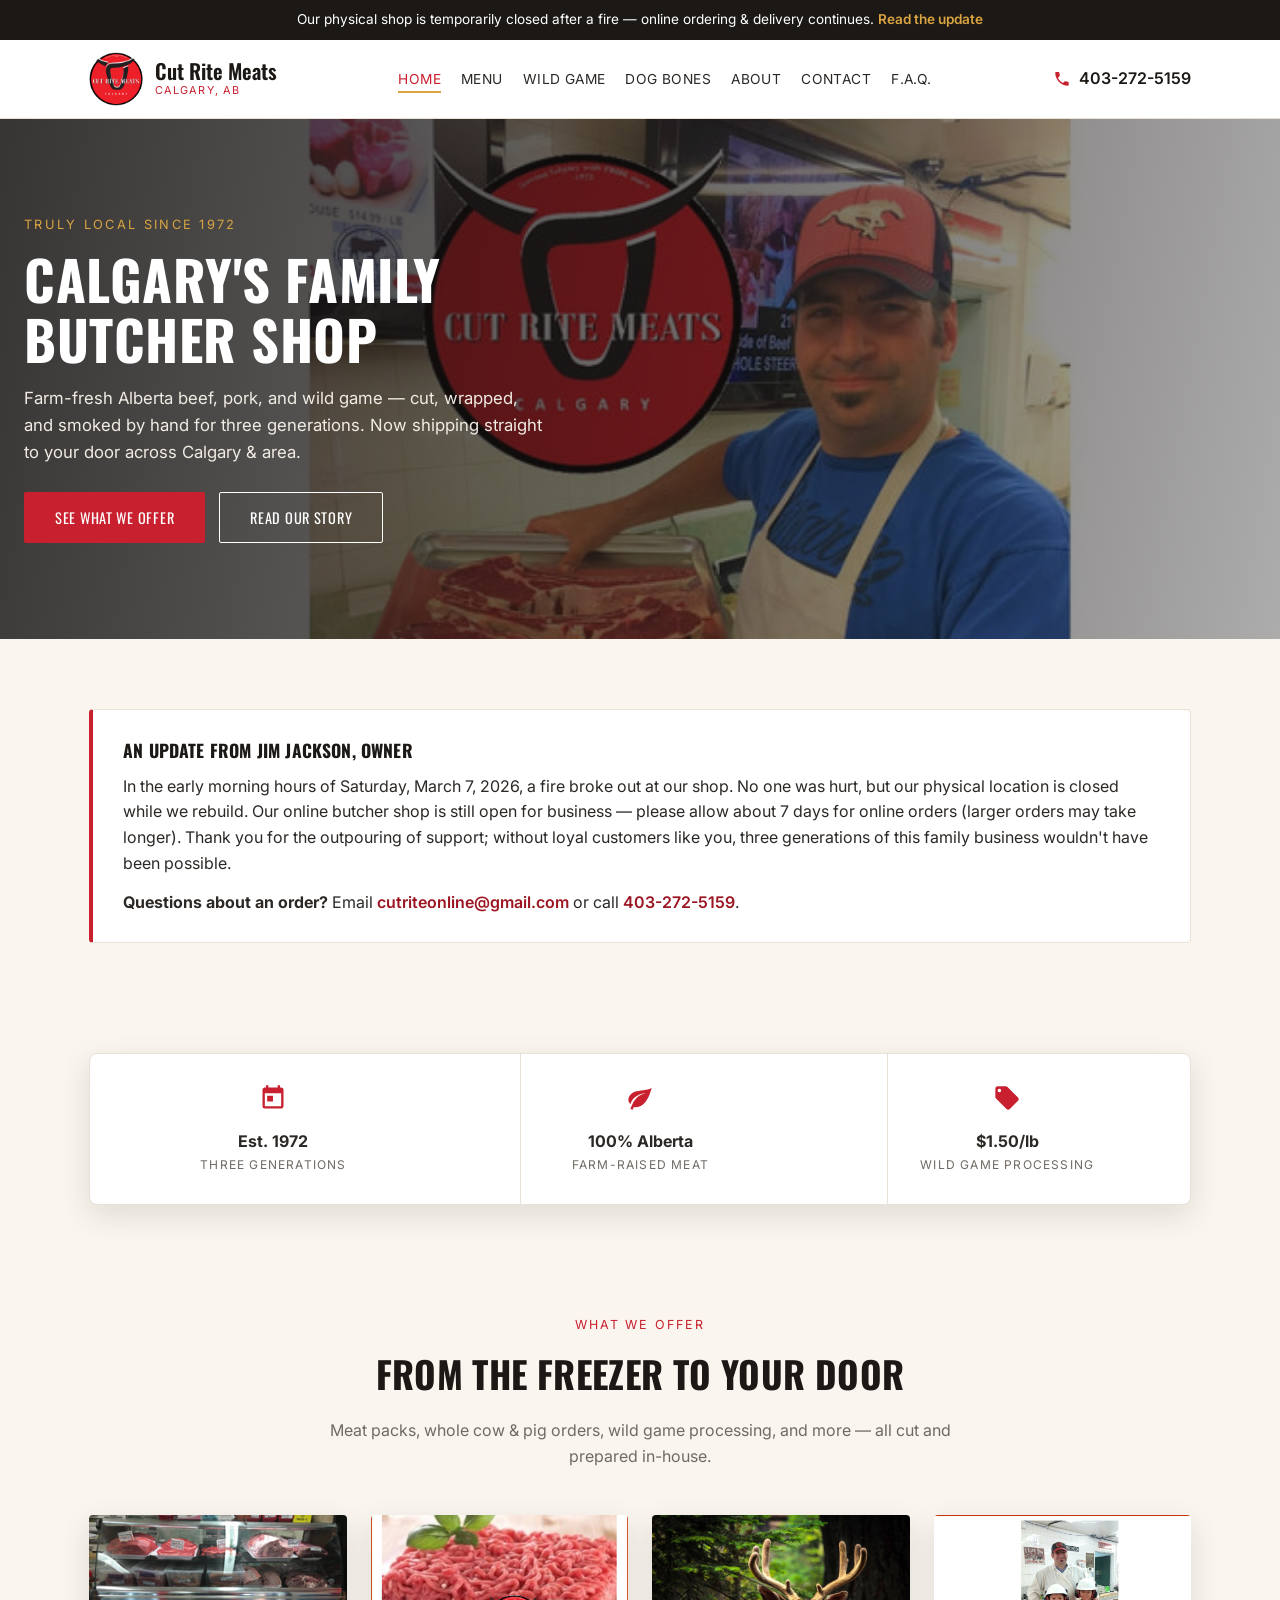
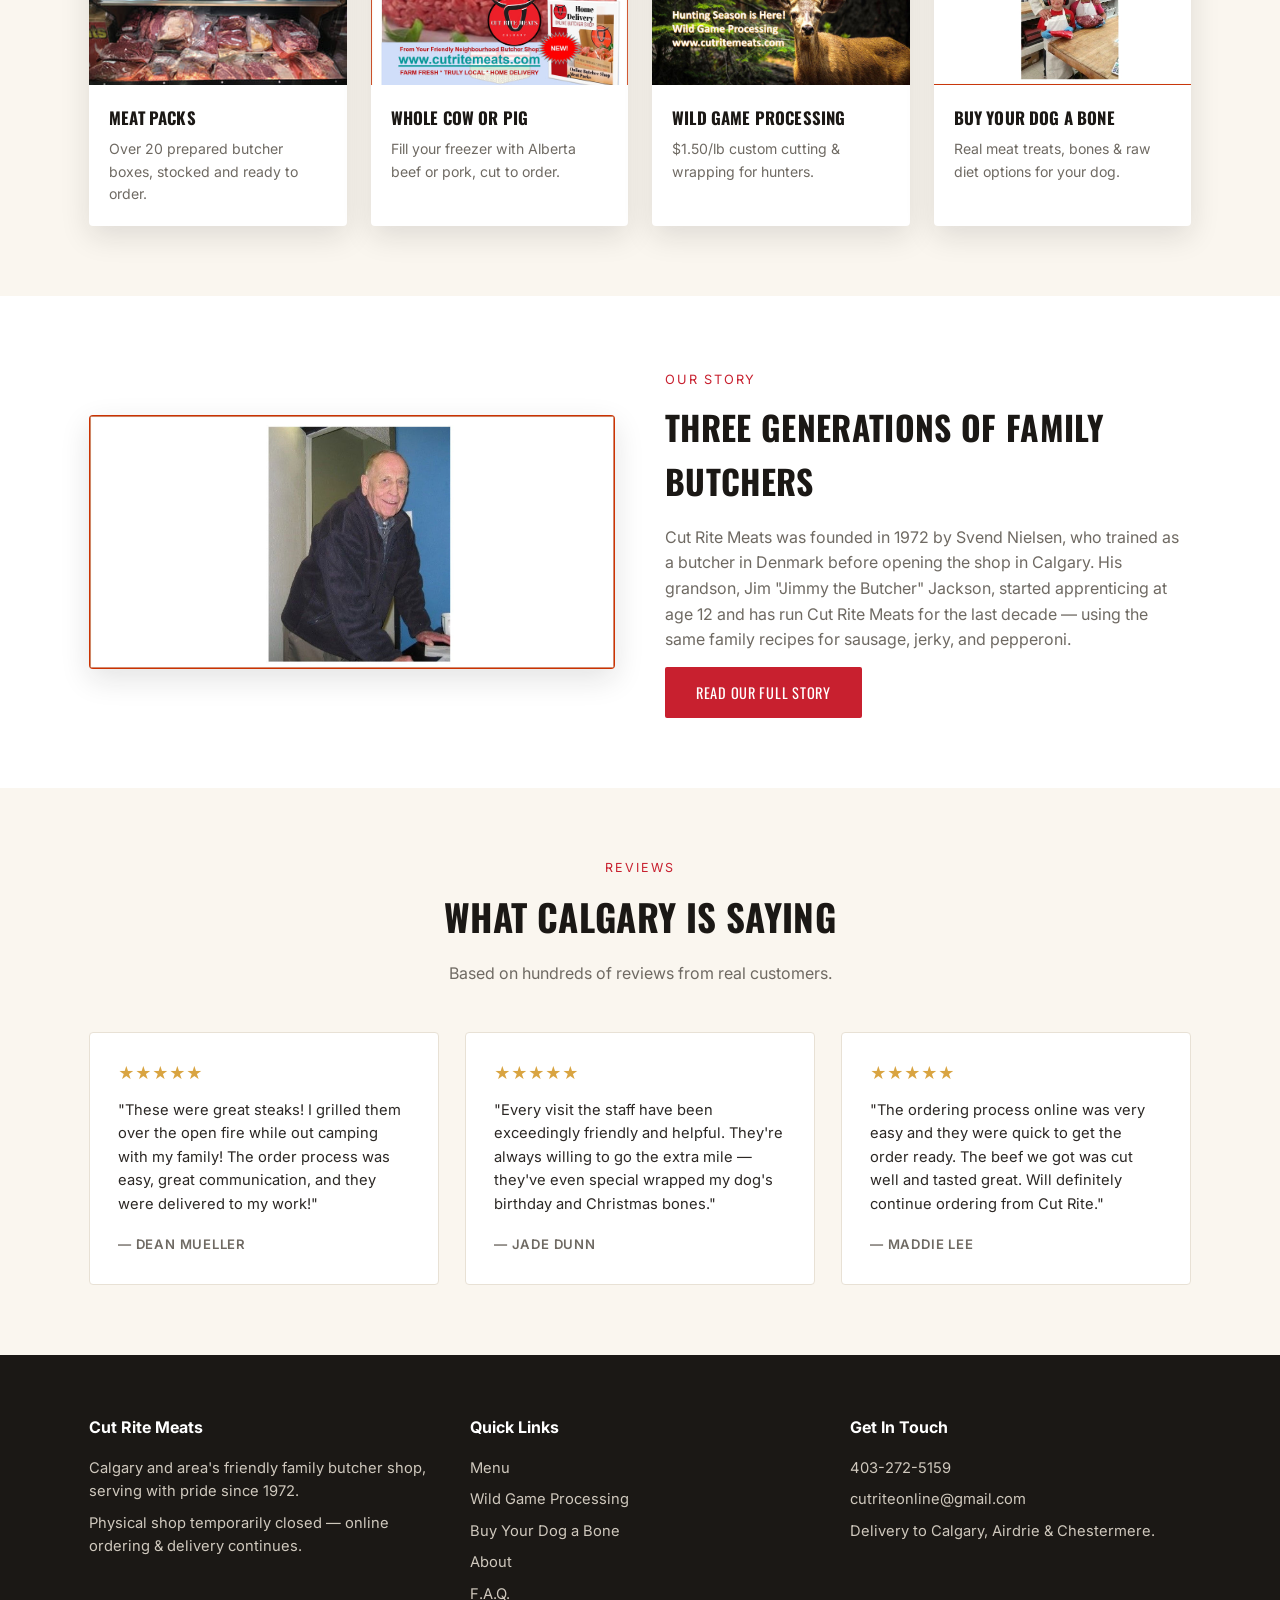
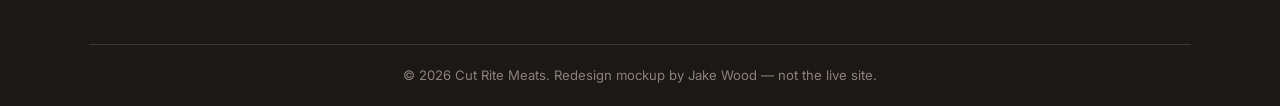
<file: index.html>
<!DOCTYPE html>
<html lang="en">
<head>
<meta charset="UTF-8">
<meta name="viewport" content="width=device-width, initial-scale=1.0">
<title>Cut Rite Meats | Calgary's Family Butcher Shop Since 1972</title>
<meta name="description" content="Cut Rite Meats is Calgary's local family butcher shop since 1972. Alberta beef, pork, wild game processing, and home delivery across Calgary & area.">
<link rel="preconnect" href="https://fonts.googleapis.com">
<link href="https://fonts.googleapis.com/css2?family=Oswald:wght@500;600;700&family=Inter:wght@400;500;600&display=swap" rel="stylesheet">
<link rel="stylesheet" href="style.css">
</head>
<body>

<header>
  <div class="notice-bar">
    Our physical shop is temporarily closed after a fire &mdash; online ordering &amp; delivery continues. <a href="index.html#notice">Read the update</a>
  </div>
  <div class="header-inner">
    <a href="index.html" class="brand">
      <img src="images/logo.png" alt="Cut Rite Meats logo">
      <div class="brand-text">
        <span class="name">Cut Rite Meats</span>
        <span class="tagline">Calgary, AB</span>
      </div>
    </a>
    <nav>
      <ul>
        <li><a href="index.html" class="active">Home</a></li>
        <li><a href="menu.html">Menu</a></li>
        <li><a href="wild-game.html">Wild Game</a></li>
        <li><a href="dog-a-bone.html">Dog Bones</a></li>
        <li><a href="about.html">About</a></li>
        <li><a href="contact.html">Contact</a></li>
        <li><a href="faq.html">F.A.Q.</a></li>
      </ul>
    </nav>
    <div class="header-right">
      <a href="tel:4032725159" class="header-phone">
        <svg viewBox="0 0 24 24"><path d="M6.6 10.8c1.4 2.8 3.7 5.1 6.6 6.6l2.2-2.2c.3-.3.7-.4 1-.2 1.1.4 2.3.6 3.5.6.6 0 1 .4 1 1V20c0 .6-.4 1-1 1C10.9 21 3 13.1 3 3.5c0-.6.4-1 1-1h3.5c.6 0 1 .4 1 1 0 1.2.2 2.4.6 3.5.1.4 0 .8-.2 1L6.6 10.8z"/></svg>
        <span>403-272-5159</span>
      </a>
      <button class="nav-toggle" aria-label="Toggle menu">&#9776;</button>
    </div>
  </div>
</header>

<section class="hero" style="background-image:url('images/cat-tomahawk.jpg'); background-position: center 15%;">
  <div class="hero-content">
    <span class="eyebrow">Truly Local Since 1972</span>
    <h1>Calgary's Family Butcher Shop</h1>
    <p>Farm-fresh Alberta beef, pork, and wild game &mdash; cut, wrapped, and smoked by hand for three generations. Now shipping straight to your door across Calgary &amp; area.</p>
    <div class="btn-row">
      <a href="menu.html" class="btn btn-primary">See What We Offer</a>
      <a href="about.html" class="btn btn-outline">Read Our Story</a>
    </div>
  </div>
</section>

<section id="notice">
  <div class="container">
    <div class="callout">
      <h3>An Update From Jim Jackson, Owner</h3>
      <p>In the early morning hours of Saturday, March 7, 2026, a fire broke out at our shop. No one was hurt, but our physical location is closed while we rebuild. Our online butcher shop is still open for business &mdash; please allow about 7 days for online orders (larger orders may take longer). Thank you for the outpouring of support; without loyal customers like you, three generations of this family business wouldn't have been possible.</p>
      <p style="margin-top:14px;"><strong>Questions about an order?</strong> Email <a href="mailto:cutriteonline@gmail.com" style="color:var(--red-dark); font-weight:600;">cutriteonline@gmail.com</a> or call <a href="tel:4032725159" style="color:var(--red-dark); font-weight:600;">403-272-5159</a>.</p>
    </div>
  </div>
</section>

<div class="stats-wrap">
  <div class="container">
    <div class="stats-row">
      <div class="stat">
        <svg viewBox="0 0 24 24"><path d="M19 3h-1V1h-2v2H8V1H6v2H5c-1.11 0-1.99.9-1.99 2L3 19a2 2 0 0 0 2 2h14a2 2 0 0 0 2-2V5a2 2 0 0 0-2-2zm0 16H5V8h14v11zM7 10h5v5H7z"/></svg>
        <div><strong>Est. 1972</strong></div>
        <div class="stat-label">Three Generations</div>
      </div>
      <div class="stat">
        <svg viewBox="0 0 24 24"><path d="M17 8C8 10 5.9 16.17 3.82 21.34l1.89.66.95-2.3c.48.17.98.3 1.34.3C19 20 22 3 22 3c-1 2-8 2.25-13 3.25S2 11.5 2 13.5s1.75 3.75 1.75 3.75C7 8 17 8 17 8z"/></svg>
        <div><strong>100% Alberta</strong></div>
        <div class="stat-label">Farm-Raised Meat</div>
      </div>
      <div class="stat">
        <svg viewBox="0 0 24 24"><path d="M21.41 11.58l-9-9C12.05 2.22 11.55 2 11 2H4c-1.1 0-2 .9-2 2v7c0 .55.22 1.05.59 1.41l9 9c.36.36.86.58 1.41.58s1.05-.22 1.41-.59l7-7c.37-.36.59-.86.59-1.41s-.23-1.06-.59-1.41zM5.5 7C4.67 7 4 6.33 4 5.5S4.67 4 5.5 4 7 4.67 7 5.5 6.33 7 5.5 7z"/></svg>
        <div><strong>$1.50/lb</strong></div>
        <div class="stat-label">Wild Game Processing</div>
      </div>
    </div>
  </div>
</div>

<section>
  <div class="container">
    <div class="section-head">
      <span class="eyebrow">What We Offer</span>
      <h2>From the freezer to your door</h2>
      <p>Meat packs, whole cow &amp; pig orders, wild game processing, and more &mdash; all cut and prepared in-house.</p>
    </div>
    <div class="card-grid">
      <a href="menu.html#meat-packs" class="card">
        <img src="images/cat-fullystocked.jpg" alt="Meat pack butcher boxes">
        <div class="card-body">
          <h3>Meat Packs</h3>
          <p>Over 20 prepared butcher boxes, stocked and ready to order.</p>
        </div>
      </a>
      <a href="menu.html#whole-cow-pig" class="card">
        <img src="images/cat-groundbeef.jpg" alt="Whole cow and pig orders">
        <div class="card-body">
          <h3>Whole Cow or Pig</h3>
          <p>Fill your freezer with Alberta beef or pork, cut to order.</p>
        </div>
      </a>
      <a href="wild-game.html" class="card">
        <img src="images/cat-hunting.jpg" alt="Wild game processing">
        <div class="card-body">
          <h3>Wild Game Processing</h3>
          <p>$1.50/lb custom cutting &amp; wrapping for hunters.</p>
        </div>
      </a>
      <a href="dog-a-bone.html" class="card">
        <img src="images/jimmy-and-boys.jpg" alt="Jimmy the Butcher with his boys in the shop">
        <div class="card-body">
          <h3>Buy Your Dog a Bone</h3>
          <p>Real meat treats, bones &amp; raw diet options for your dog.</p>
        </div>
      </a>
    </div>
  </div>
</section>

<section class="section-alt">
  <div class="container">
    <div class="split">
      <img src="images/papa-svend.jpg" alt="Papa Svend Nielsen, founder of Cut Rite Meats">
      <div>
        <span class="eyebrow" style="color:var(--red); text-transform:uppercase; letter-spacing:0.14em; font-size:0.8rem;">Our Story</span>
        <h2>Three generations of family butchers</h2>
        <p>Cut Rite Meats was founded in 1972 by Svend Nielsen, who trained as a butcher in Denmark before opening the shop in Calgary. His grandson, Jim "Jimmy the Butcher" Jackson, started apprenticing at age 12 and has run Cut Rite Meats for the last decade &mdash; using the same family recipes for sausage, jerky, and pepperoni.</p>
        <a href="about.html" class="btn btn-primary">Read Our Full Story</a>
      </div>
    </div>
  </div>
</section>

<section>
  <div class="container">
    <div class="section-head">
      <span class="eyebrow">Reviews</span>
      <h2>What Calgary is saying</h2>
      <p>Based on hundreds of reviews from real customers.</p>
    </div>
    <div class="testimonial-grid">
      <div class="testimonial-card">
        <div class="stars">&#9733;&#9733;&#9733;&#9733;&#9733;</div>
        <p>"These were great steaks! I grilled them over the open fire while out camping with my family! The order process was easy, great communication, and they were delivered to my work!"</p>
        <cite>&mdash; Dean Mueller</cite>
      </div>
      <div class="testimonial-card">
        <div class="stars">&#9733;&#9733;&#9733;&#9733;&#9733;</div>
        <p>"Every visit the staff have been exceedingly friendly and helpful. They're always willing to go the extra mile &mdash; they've even special wrapped my dog's birthday and Christmas bones."</p>
        <cite>&mdash; Jade Dunn</cite>
      </div>
      <div class="testimonial-card">
        <div class="stars">&#9733;&#9733;&#9733;&#9733;&#9733;</div>
        <p>"The ordering process online was very easy and they were quick to get the order ready. The beef we got was cut well and tasted great. Will definitely continue ordering from Cut Rite."</p>
        <cite>&mdash; Maddie Lee</cite>
      </div>
    </div>
  </div>
</section>

<footer>
  <div class="container">
    <div class="footer-grid">
      <div>
        <h4>Cut Rite Meats</h4>
        <p>Calgary and area's friendly family butcher shop, serving with pride since 1972.</p>
        <p>Physical shop temporarily closed &mdash; online ordering &amp; delivery continues.</p>
      </div>
      <div>
        <h4>Quick Links</h4>
        <ul>
          <li><a href="menu.html">Menu</a></li>
          <li><a href="wild-game.html">Wild Game Processing</a></li>
          <li><a href="dog-a-bone.html">Buy Your Dog a Bone</a></li>
          <li><a href="about.html">About</a></li>
          <li><a href="faq.html">F.A.Q.</a></li>
        </ul>
      </div>
      <div>
        <h4>Get In Touch</h4>
        <p><a href="tel:4032725159">403-272-5159</a></p>
        <p><a href="mailto:cutriteonline@gmail.com">cutriteonline@gmail.com</a></p>
        <p>Delivery to Calgary, Airdrie &amp; Chestermere.</p>
      </div>
    </div>
    <div class="footer-bottom">&copy; 2026 Cut Rite Meats. Redesign mockup by Jake Wood &mdash; not the live site.</div>
  </div>
</footer>

<a href="tel:4032725159" class="mobile-call">Call 403-272-5159</a>

<script src="script.js"></script>
</body>
</html>
</file>
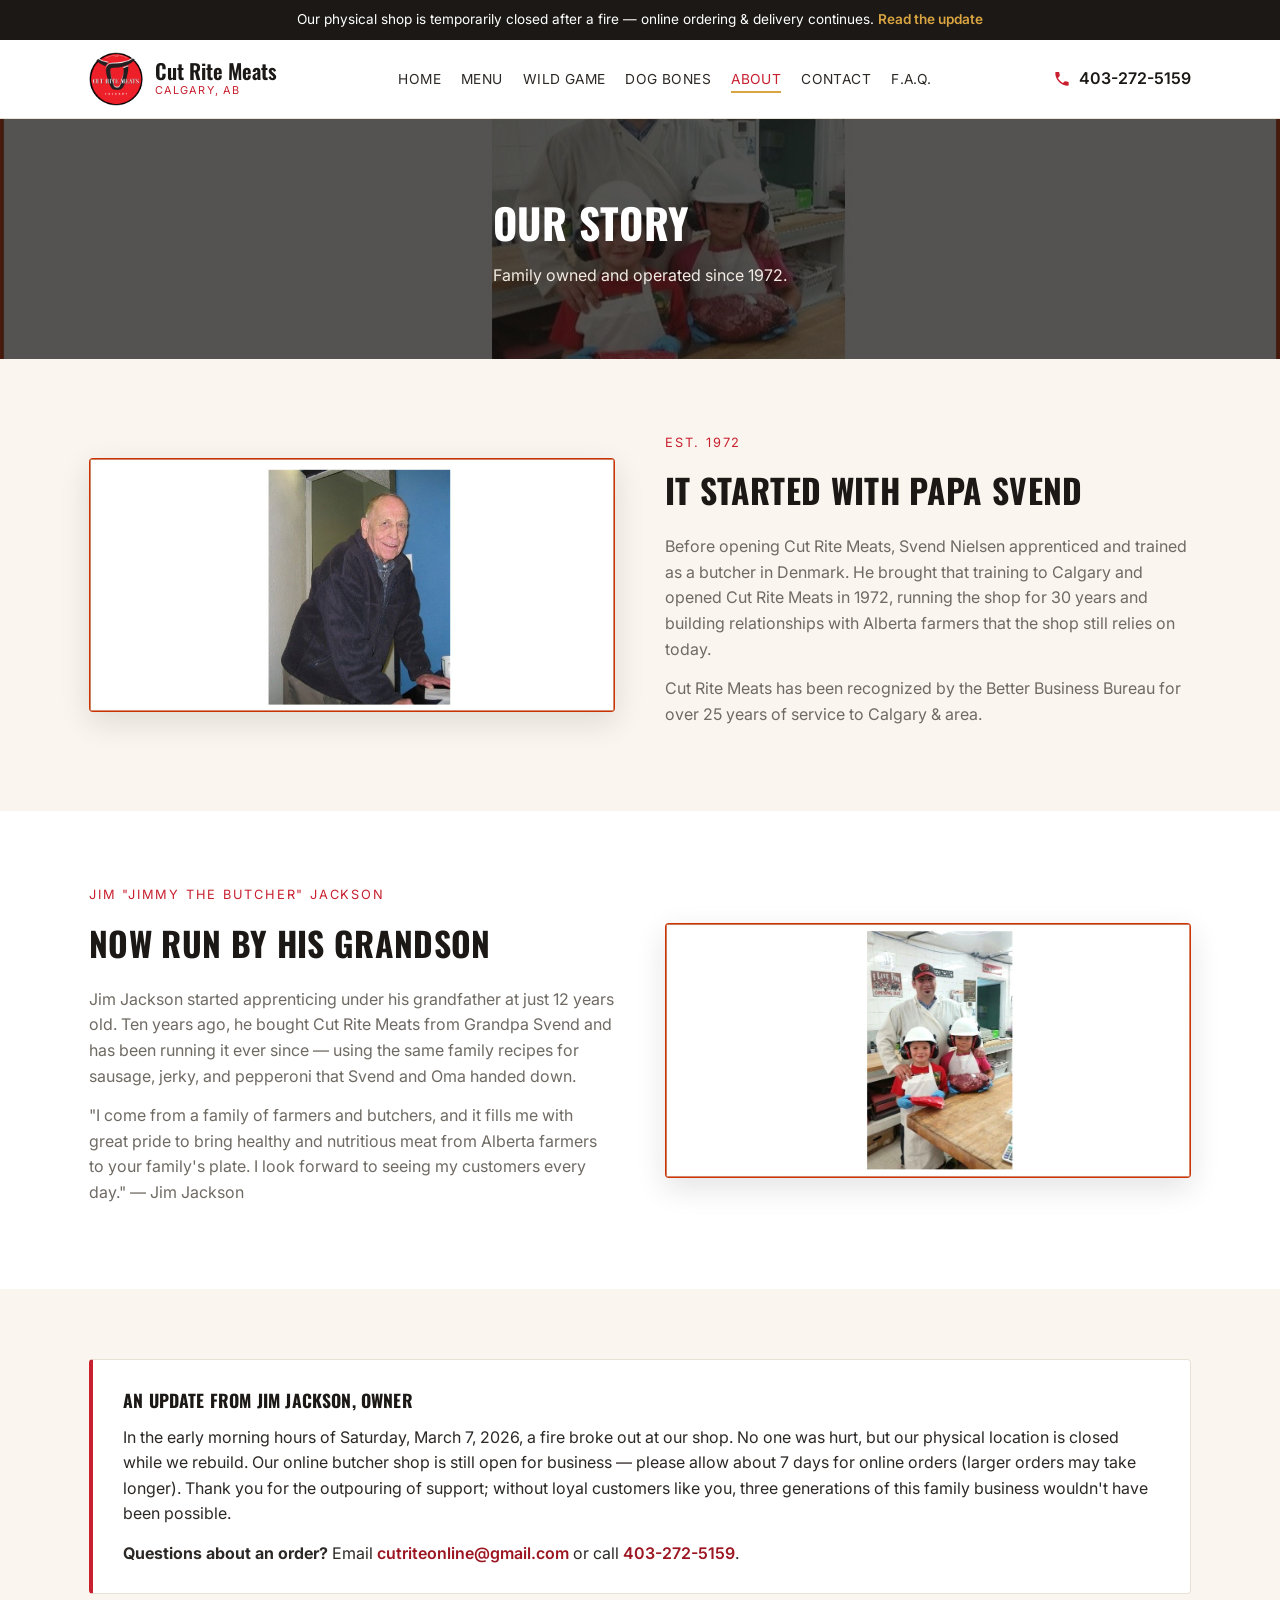
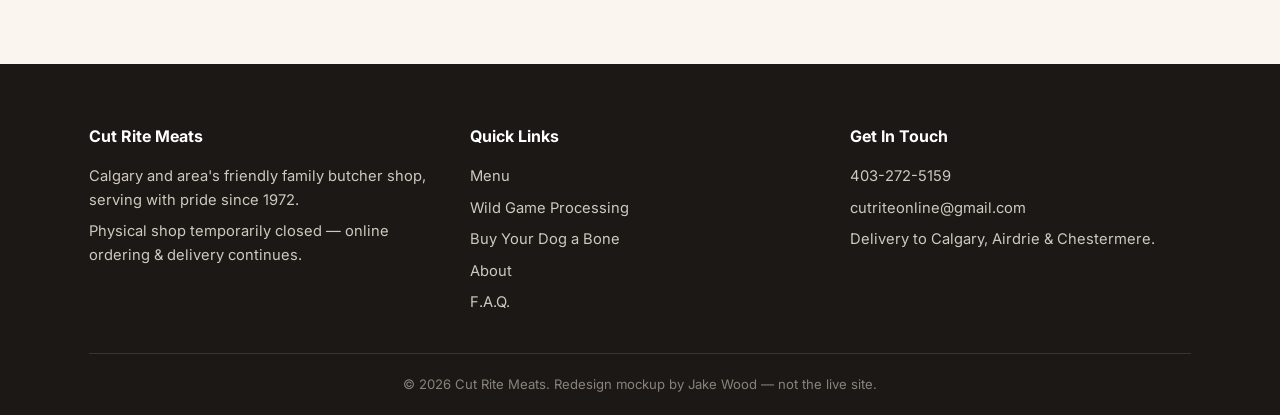
<file: about.html>
<!DOCTYPE html>
<html lang="en">
<head>
<meta charset="UTF-8">
<meta name="viewport" content="width=device-width, initial-scale=1.0">
<title>About Us | Cut Rite Meats</title>
<meta name="description" content="Cut Rite Meats has been Calgary's family butcher shop since 1972, founded by Svend Nielsen and now run by his grandson Jim Jackson.">
<link rel="preconnect" href="https://fonts.googleapis.com">
<link href="https://fonts.googleapis.com/css2?family=Oswald:wght@500;600;700&family=Inter:wght@400;500;600&display=swap" rel="stylesheet">
<link rel="stylesheet" href="style.css">
</head>
<body>

<header>
  <div class="notice-bar">
    Our physical shop is temporarily closed after a fire &mdash; online ordering &amp; delivery continues. <a href="index.html#notice">Read the update</a>
  </div>
  <div class="header-inner">
    <a href="index.html" class="brand">
      <img src="images/logo.png" alt="Cut Rite Meats logo">
      <div class="brand-text">
        <span class="name">Cut Rite Meats</span>
        <span class="tagline">Calgary, AB</span>
      </div>
    </a>
    <nav>
      <ul>
        <li><a href="index.html">Home</a></li>
        <li><a href="menu.html">Menu</a></li>
        <li><a href="wild-game.html">Wild Game</a></li>
        <li><a href="dog-a-bone.html">Dog Bones</a></li>
        <li><a href="about.html" class="active">About</a></li>
        <li><a href="contact.html">Contact</a></li>
        <li><a href="faq.html">F.A.Q.</a></li>
      </ul>
    </nav>
    <div class="header-right">
      <a href="tel:4032725159" class="header-phone">
        <svg viewBox="0 0 24 24"><path d="M6.6 10.8c1.4 2.8 3.7 5.1 6.6 6.6l2.2-2.2c.3-.3.7-.4 1-.2 1.1.4 2.3.6 3.5.6.6 0 1 .4 1 1V20c0 .6-.4 1-1 1C10.9 21 3 13.1 3 3.5c0-.6.4-1 1-1h3.5c.6 0 1 .4 1 1 0 1.2.2 2.4.6 3.5.1.4 0 .8-.2 1L6.6 10.8z"/></svg>
        <span>403-272-5159</span>
      </a>
      <button class="nav-toggle" aria-label="Toggle menu">&#9776;</button>
    </div>
  </div>
</header>

<section class="page-banner" style="background-image:url('images/jimmy-and-boys.jpg');">
  <div class="page-banner-content">
    <h1>Our Story</h1>
    <p>Family owned and operated since 1972.</p>
  </div>
</section>

<section>
  <div class="container">
    <div class="split">
      <img src="images/papa-svend.jpg" alt="Papa Svend Nielsen, founder of Cut Rite Meats">
      <div>
        <span class="eyebrow" style="color:var(--red); text-transform:uppercase; letter-spacing:0.14em; font-size:0.8rem;">Est. 1972</span>
        <h2>It started with Papa Svend</h2>
        <p>Before opening Cut Rite Meats, Svend Nielsen apprenticed and trained as a butcher in Denmark. He brought that training to Calgary and opened Cut Rite Meats in 1972, running the shop for 30 years and building relationships with Alberta farmers that the shop still relies on today.</p>
        <p>Cut Rite Meats has been recognized by the Better Business Bureau for over 25 years of service to Calgary &amp; area.</p>
      </div>
    </div>
  </div>
</section>

<section class="section-alt">
  <div class="container">
    <div class="split">
      <div>
        <span class="eyebrow" style="color:var(--red); text-transform:uppercase; letter-spacing:0.14em; font-size:0.8rem;">Jim "Jimmy the Butcher" Jackson</span>
        <h2>Now run by his grandson</h2>
        <p>Jim Jackson started apprenticing under his grandfather at just 12 years old. Ten years ago, he bought Cut Rite Meats from Grandpa Svend and has been running it ever since &mdash; using the same family recipes for sausage, jerky, and pepperoni that Svend and Oma handed down.</p>
        <p>"I come from a family of farmers and butchers, and it fills me with great pride to bring healthy and nutritious meat from Alberta farmers to your family's plate. I look forward to seeing my customers every day." &mdash; Jim Jackson</p>
      </div>
      <img src="images/jimmy-and-boys.jpg" alt="Jimmy the Butcher with his boys in the shop">
    </div>
  </div>
</section>

<section id="notice">
  <div class="container">
    <div class="callout">
      <h3>An Update From Jim Jackson, Owner</h3>
      <p>In the early morning hours of Saturday, March 7, 2026, a fire broke out at our shop. No one was hurt, but our physical location is closed while we rebuild. Our online butcher shop is still open for business &mdash; please allow about 7 days for online orders (larger orders may take longer). Thank you for the outpouring of support; without loyal customers like you, three generations of this family business wouldn't have been possible.</p>
      <p style="margin-top:14px;"><strong>Questions about an order?</strong> Email <a href="mailto:cutriteonline@gmail.com" style="color:var(--red-dark); font-weight:600;">cutriteonline@gmail.com</a> or call <a href="tel:4032725159" style="color:var(--red-dark); font-weight:600;">403-272-5159</a>.</p>
    </div>
  </div>
</section>

<footer>
  <div class="container">
    <div class="footer-grid">
      <div>
        <h4>Cut Rite Meats</h4>
        <p>Calgary and area's friendly family butcher shop, serving with pride since 1972.</p>
        <p>Physical shop temporarily closed &mdash; online ordering &amp; delivery continues.</p>
      </div>
      <div>
        <h4>Quick Links</h4>
        <ul>
          <li><a href="menu.html">Menu</a></li>
          <li><a href="wild-game.html">Wild Game Processing</a></li>
          <li><a href="dog-a-bone.html">Buy Your Dog a Bone</a></li>
          <li><a href="about.html">About</a></li>
          <li><a href="faq.html">F.A.Q.</a></li>
        </ul>
      </div>
      <div>
        <h4>Get In Touch</h4>
        <p><a href="tel:4032725159">403-272-5159</a></p>
        <p><a href="mailto:cutriteonline@gmail.com">cutriteonline@gmail.com</a></p>
        <p>Delivery to Calgary, Airdrie &amp; Chestermere.</p>
      </div>
    </div>
    <div class="footer-bottom">&copy; 2026 Cut Rite Meats. Redesign mockup by Jake Wood &mdash; not the live site.</div>
  </div>
</footer>

<a href="tel:4032725159" class="mobile-call">Call 403-272-5159</a>

<script src="script.js"></script>
</body>
</html>
</file>
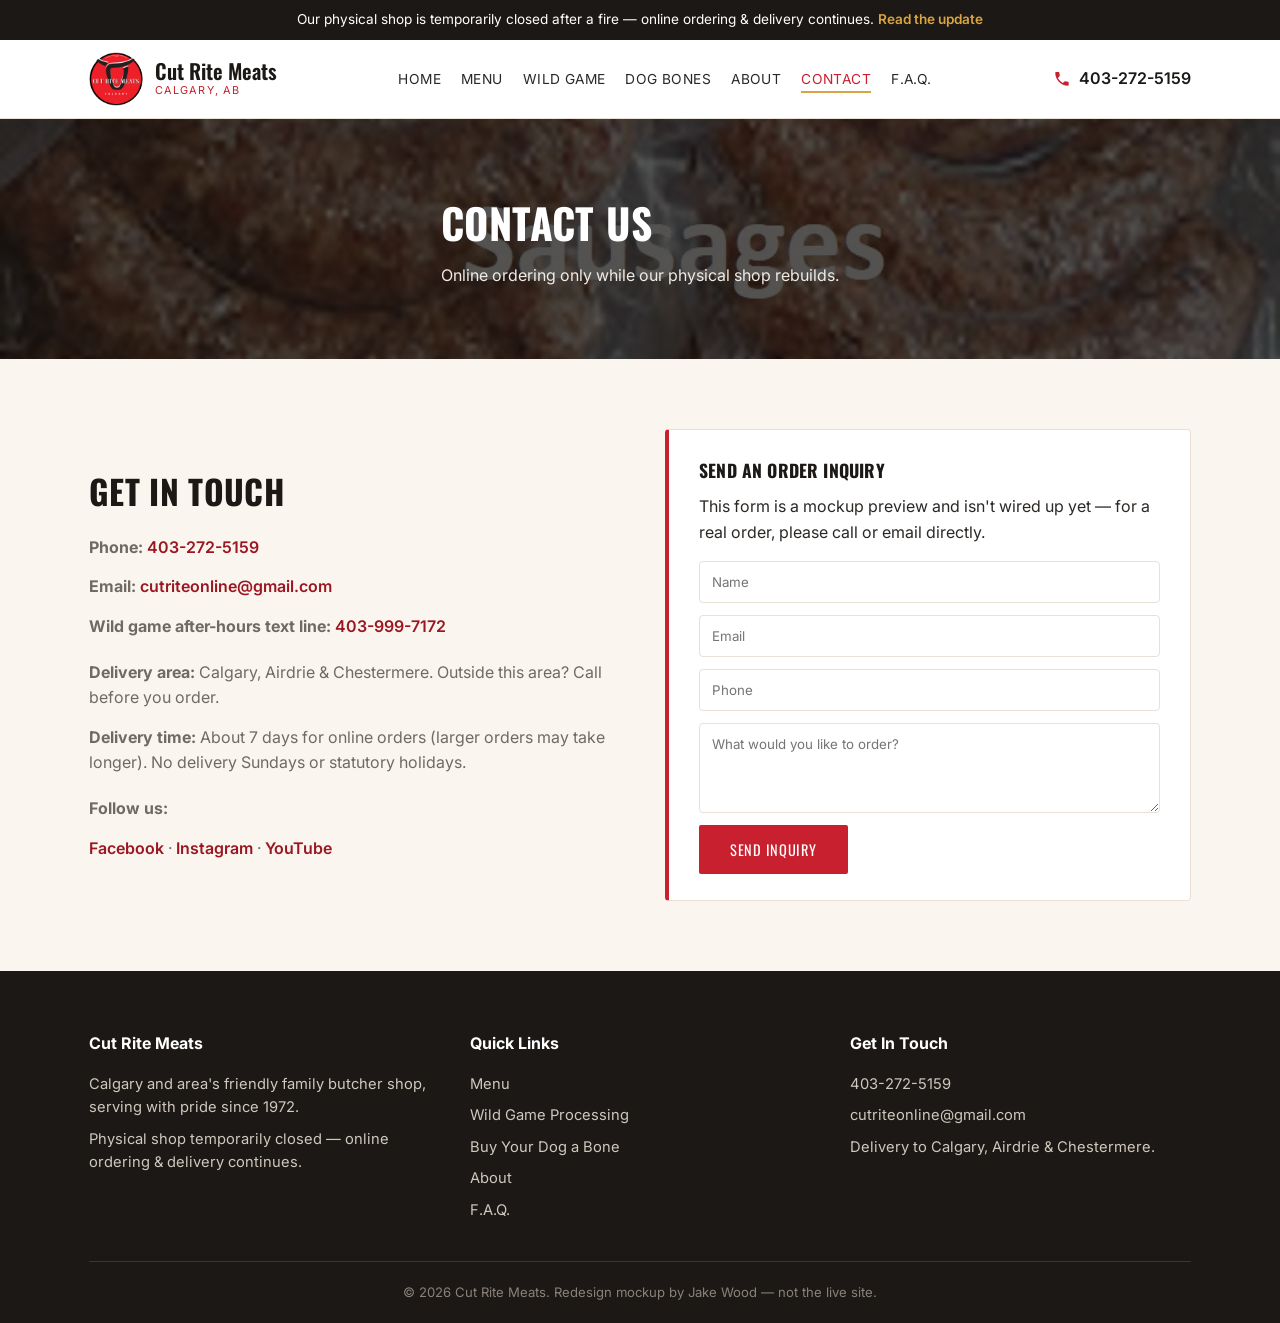
<file: contact.html>
<!DOCTYPE html>
<html lang="en">
<head>
<meta charset="UTF-8">
<meta name="viewport" content="width=device-width, initial-scale=1.0">
<title>Contact Us | Cut Rite Meats</title>
<meta name="description" content="Contact Cut Rite Meats by phone or email to place an order. Delivery available across Calgary, Airdrie &amp; Chestermere.">
<link rel="preconnect" href="https://fonts.googleapis.com">
<link href="https://fonts.googleapis.com/css2?family=Oswald:wght@500;600;700&family=Inter:wght@400;500;600&display=swap" rel="stylesheet">
<link rel="stylesheet" href="style.css">
</head>
<body>

<header>
  <div class="notice-bar">
    Our physical shop is temporarily closed after a fire &mdash; online ordering &amp; delivery continues. <a href="index.html#notice">Read the update</a>
  </div>
  <div class="header-inner">
    <a href="index.html" class="brand">
      <img src="images/logo.png" alt="Cut Rite Meats logo">
      <div class="brand-text">
        <span class="name">Cut Rite Meats</span>
        <span class="tagline">Calgary, AB</span>
      </div>
    </a>
    <nav>
      <ul>
        <li><a href="index.html">Home</a></li>
        <li><a href="menu.html">Menu</a></li>
        <li><a href="wild-game.html">Wild Game</a></li>
        <li><a href="dog-a-bone.html">Dog Bones</a></li>
        <li><a href="about.html">About</a></li>
        <li><a href="contact.html" class="active">Contact</a></li>
        <li><a href="faq.html">F.A.Q.</a></li>
      </ul>
    </nav>
    <div class="header-right">
      <a href="tel:4032725159" class="header-phone">
        <svg viewBox="0 0 24 24"><path d="M6.6 10.8c1.4 2.8 3.7 5.1 6.6 6.6l2.2-2.2c.3-.3.7-.4 1-.2 1.1.4 2.3.6 3.5.6.6 0 1 .4 1 1V20c0 .6-.4 1-1 1C10.9 21 3 13.1 3 3.5c0-.6.4-1 1-1h3.5c.6 0 1 .4 1 1 0 1.2.2 2.4.6 3.5.1.4 0 .8-.2 1L6.6 10.8z"/></svg>
        <span>403-272-5159</span>
      </a>
      <button class="nav-toggle" aria-label="Toggle menu">&#9776;</button>
    </div>
  </div>
</header>

<section class="page-banner" style="background-image:url('images/cat-sausages.jpg');">
  <div class="page-banner-content">
    <h1>Contact Us</h1>
    <p>Online ordering only while our physical shop rebuilds.</p>
  </div>
</section>

<section>
  <div class="container">
    <div class="split">
      <div>
        <h2>Get in touch</h2>
        <p><strong>Phone:</strong> <a href="tel:4032725159" style="color:var(--red-dark); font-weight:600;">403-272-5159</a></p>
        <p><strong>Email:</strong> <a href="mailto:cutriteonline@gmail.com" style="color:var(--red-dark); font-weight:600;">cutriteonline@gmail.com</a></p>
        <p><strong>Wild game after-hours text line:</strong> <a href="sms:14039997172" style="color:var(--red-dark); font-weight:600;">403-999-7172</a></p>
        <p style="margin-top:20px;"><strong>Delivery area:</strong> Calgary, Airdrie &amp; Chestermere. Outside this area? Call before you order.</p>
        <p><strong>Delivery time:</strong> About 7 days for online orders (larger orders may take longer). No delivery Sundays or statutory holidays.</p>
        <p style="margin-top:20px;"><strong>Follow us:</strong></p>
        <p>
          <a href="https://www.facebook.com/CutRiteMeatsCalgary/" style="color:var(--red-dark); font-weight:600;" target="_blank" rel="noopener">Facebook</a> &middot;
          <a href="https://www.instagram.com/cutritemeats/" style="color:var(--red-dark); font-weight:600;" target="_blank" rel="noopener">Instagram</a> &middot;
          <a href="https://www.youtube.com/channel/UCF2_pCBHOYKCp_4LMDTB-nA" style="color:var(--red-dark); font-weight:600;" target="_blank" rel="noopener">YouTube</a>
        </p>
      </div>
      <div class="callout">
        <h3>Send an Order Inquiry</h3>
        <p style="margin-bottom:16px;">This form is a mockup preview and isn't wired up yet &mdash; for a real order, please call or email directly.</p>
        <form onsubmit="return false;" style="display:flex; flex-direction:column; gap:12px;">
          <input type="text" placeholder="Name" style="padding:12px; border:1px solid var(--line); border-radius:4px; font-family:inherit;">
          <input type="email" placeholder="Email" style="padding:12px; border:1px solid var(--line); border-radius:4px; font-family:inherit;">
          <input type="tel" placeholder="Phone" style="padding:12px; border:1px solid var(--line); border-radius:4px; font-family:inherit;">
          <textarea placeholder="What would you like to order?" rows="4" style="padding:12px; border:1px solid var(--line); border-radius:4px; font-family:inherit; resize:vertical;"></textarea>
          <button type="submit" class="btn btn-primary" style="align-self:flex-start;">Send Inquiry</button>
        </form>
      </div>
    </div>
  </div>
</section>

<footer>
  <div class="container">
    <div class="footer-grid">
      <div>
        <h4>Cut Rite Meats</h4>
        <p>Calgary and area's friendly family butcher shop, serving with pride since 1972.</p>
        <p>Physical shop temporarily closed &mdash; online ordering &amp; delivery continues.</p>
      </div>
      <div>
        <h4>Quick Links</h4>
        <ul>
          <li><a href="menu.html">Menu</a></li>
          <li><a href="wild-game.html">Wild Game Processing</a></li>
          <li><a href="dog-a-bone.html">Buy Your Dog a Bone</a></li>
          <li><a href="about.html">About</a></li>
          <li><a href="faq.html">F.A.Q.</a></li>
        </ul>
      </div>
      <div>
        <h4>Get In Touch</h4>
        <p><a href="tel:4032725159">403-272-5159</a></p>
        <p><a href="mailto:cutriteonline@gmail.com">cutriteonline@gmail.com</a></p>
        <p>Delivery to Calgary, Airdrie &amp; Chestermere.</p>
      </div>
    </div>
    <div class="footer-bottom">&copy; 2026 Cut Rite Meats. Redesign mockup by Jake Wood &mdash; not the live site.</div>
  </div>
</footer>

<a href="tel:4032725159" class="mobile-call">Call 403-272-5159</a>

<script src="script.js"></script>
</body>
</html>
</file>
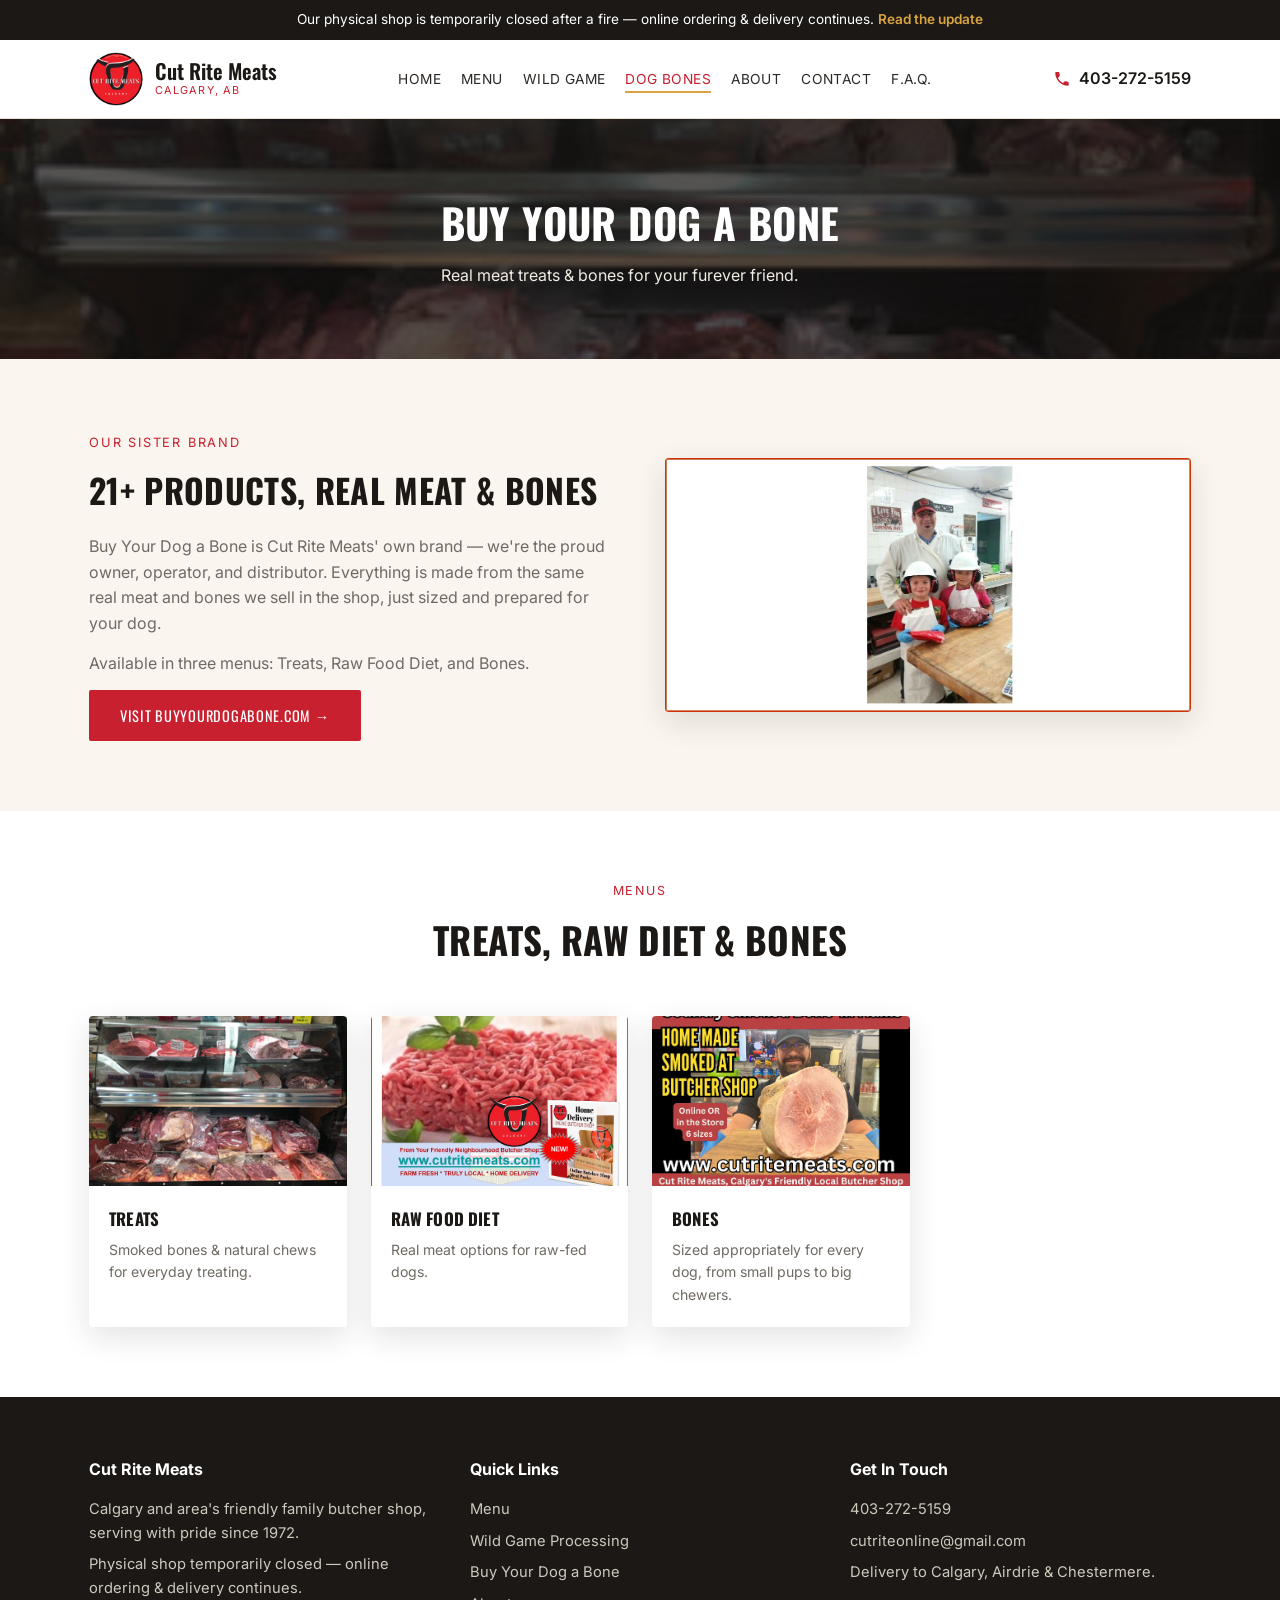
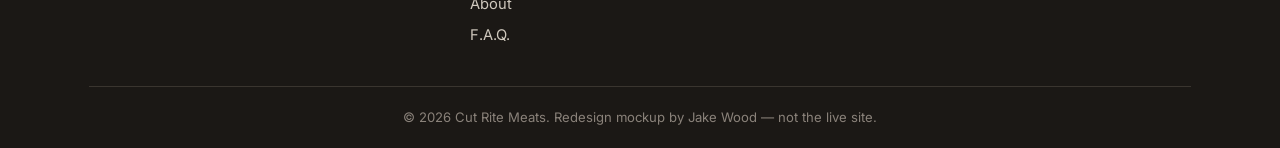
<file: dog-a-bone.html>
<!DOCTYPE html>
<html lang="en">
<head>
<meta charset="UTF-8">
<meta name="viewport" content="width=device-width, initial-scale=1.0">
<title>Buy Your Dog a Bone | Cut Rite Meats</title>
<meta name="description" content="Buy Your Dog a Bone is Cut Rite Meats' own brand of real meat treats, bones, and raw diet options for dogs, made in Calgary.">
<link rel="preconnect" href="https://fonts.googleapis.com">
<link href="https://fonts.googleapis.com/css2?family=Oswald:wght@500;600;700&family=Inter:wght@400;500;600&display=swap" rel="stylesheet">
<link rel="stylesheet" href="style.css">
</head>
<body>

<header>
  <div class="notice-bar">
    Our physical shop is temporarily closed after a fire &mdash; online ordering &amp; delivery continues. <a href="index.html#notice">Read the update</a>
  </div>
  <div class="header-inner">
    <a href="index.html" class="brand">
      <img src="images/logo.png" alt="Cut Rite Meats logo">
      <div class="brand-text">
        <span class="name">Cut Rite Meats</span>
        <span class="tagline">Calgary, AB</span>
      </div>
    </a>
    <nav>
      <ul>
        <li><a href="index.html">Home</a></li>
        <li><a href="menu.html">Menu</a></li>
        <li><a href="wild-game.html">Wild Game</a></li>
        <li><a href="dog-a-bone.html" class="active">Dog Bones</a></li>
        <li><a href="about.html">About</a></li>
        <li><a href="contact.html">Contact</a></li>
        <li><a href="faq.html">F.A.Q.</a></li>
      </ul>
    </nav>
    <div class="header-right">
      <a href="tel:4032725159" class="header-phone">
        <svg viewBox="0 0 24 24"><path d="M6.6 10.8c1.4 2.8 3.7 5.1 6.6 6.6l2.2-2.2c.3-.3.7-.4 1-.2 1.1.4 2.3.6 3.5.6.6 0 1 .4 1 1V20c0 .6-.4 1-1 1C10.9 21 3 13.1 3 3.5c0-.6.4-1 1-1h3.5c.6 0 1 .4 1 1 0 1.2.2 2.4.6 3.5.1.4 0 .8-.2 1L6.6 10.8z"/></svg>
        <span>403-272-5159</span>
      </a>
      <button class="nav-toggle" aria-label="Toggle menu">&#9776;</button>
    </div>
  </div>
</header>

<section class="page-banner" style="background-image:url('images/cat-fullystocked.jpg');">
  <div class="page-banner-content">
    <h1>Buy Your Dog a Bone</h1>
    <p>Real meat treats &amp; bones for your furever friend.</p>
  </div>
</section>

<section>
  <div class="container">
    <div class="split">
      <div>
        <span class="eyebrow" style="color:var(--red); text-transform:uppercase; letter-spacing:0.14em; font-size:0.8rem;">Our Sister Brand</span>
        <h2>21+ products, real meat &amp; bones</h2>
        <p>Buy Your Dog a Bone is Cut Rite Meats' own brand &mdash; we're the proud owner, operator, and distributor. Everything is made from the same real meat and bones we sell in the shop, just sized and prepared for your dog.</p>
        <p>Available in three menus: Treats, Raw Food Diet, and Bones.</p>
        <a href="https://buyyourdogabone.com/" class="btn btn-primary" target="_blank" rel="noopener">Visit buyyourdogabone.com &rarr;</a>
      </div>
      <img src="images/jimmy-and-boys.jpg" alt="Jimmy the Butcher with his boys in the shop">
    </div>
  </div>
</section>

<section class="section-alt">
  <div class="container">
    <div class="section-head">
      <span class="eyebrow">Menus</span>
      <h2>Treats, raw diet &amp; bones</h2>
    </div>
    <div class="card-grid">
      <div class="card">
        <img src="images/cat-fullystocked.jpg" alt="Treats">
        <div class="card-body"><h3>Treats</h3><p>Smoked bones &amp; natural chews for everyday treating.</p></div>
      </div>
      <div class="card">
        <img src="images/cat-groundbeef.jpg" alt="Raw food diet">
        <div class="card-body"><h3>Raw Food Diet</h3><p>Real meat options for raw-fed dogs.</p></div>
      </div>
      <div class="card">
        <img src="images/cat-pork.jpg" alt="Bones">
        <div class="card-body"><h3>Bones</h3><p>Sized appropriately for every dog, from small pups to big chewers.</p></div>
      </div>
    </div>
  </div>
</section>

<footer>
  <div class="container">
    <div class="footer-grid">
      <div>
        <h4>Cut Rite Meats</h4>
        <p>Calgary and area's friendly family butcher shop, serving with pride since 1972.</p>
        <p>Physical shop temporarily closed &mdash; online ordering &amp; delivery continues.</p>
      </div>
      <div>
        <h4>Quick Links</h4>
        <ul>
          <li><a href="menu.html">Menu</a></li>
          <li><a href="wild-game.html">Wild Game Processing</a></li>
          <li><a href="dog-a-bone.html">Buy Your Dog a Bone</a></li>
          <li><a href="about.html">About</a></li>
          <li><a href="faq.html">F.A.Q.</a></li>
        </ul>
      </div>
      <div>
        <h4>Get In Touch</h4>
        <p><a href="tel:4032725159">403-272-5159</a></p>
        <p><a href="mailto:cutriteonline@gmail.com">cutriteonline@gmail.com</a></p>
        <p>Delivery to Calgary, Airdrie &amp; Chestermere.</p>
      </div>
    </div>
    <div class="footer-bottom">&copy; 2026 Cut Rite Meats. Redesign mockup by Jake Wood &mdash; not the live site.</div>
  </div>
</footer>

<a href="tel:4032725159" class="mobile-call">Call 403-272-5159</a>

<script src="script.js"></script>
</body>
</html>
</file>
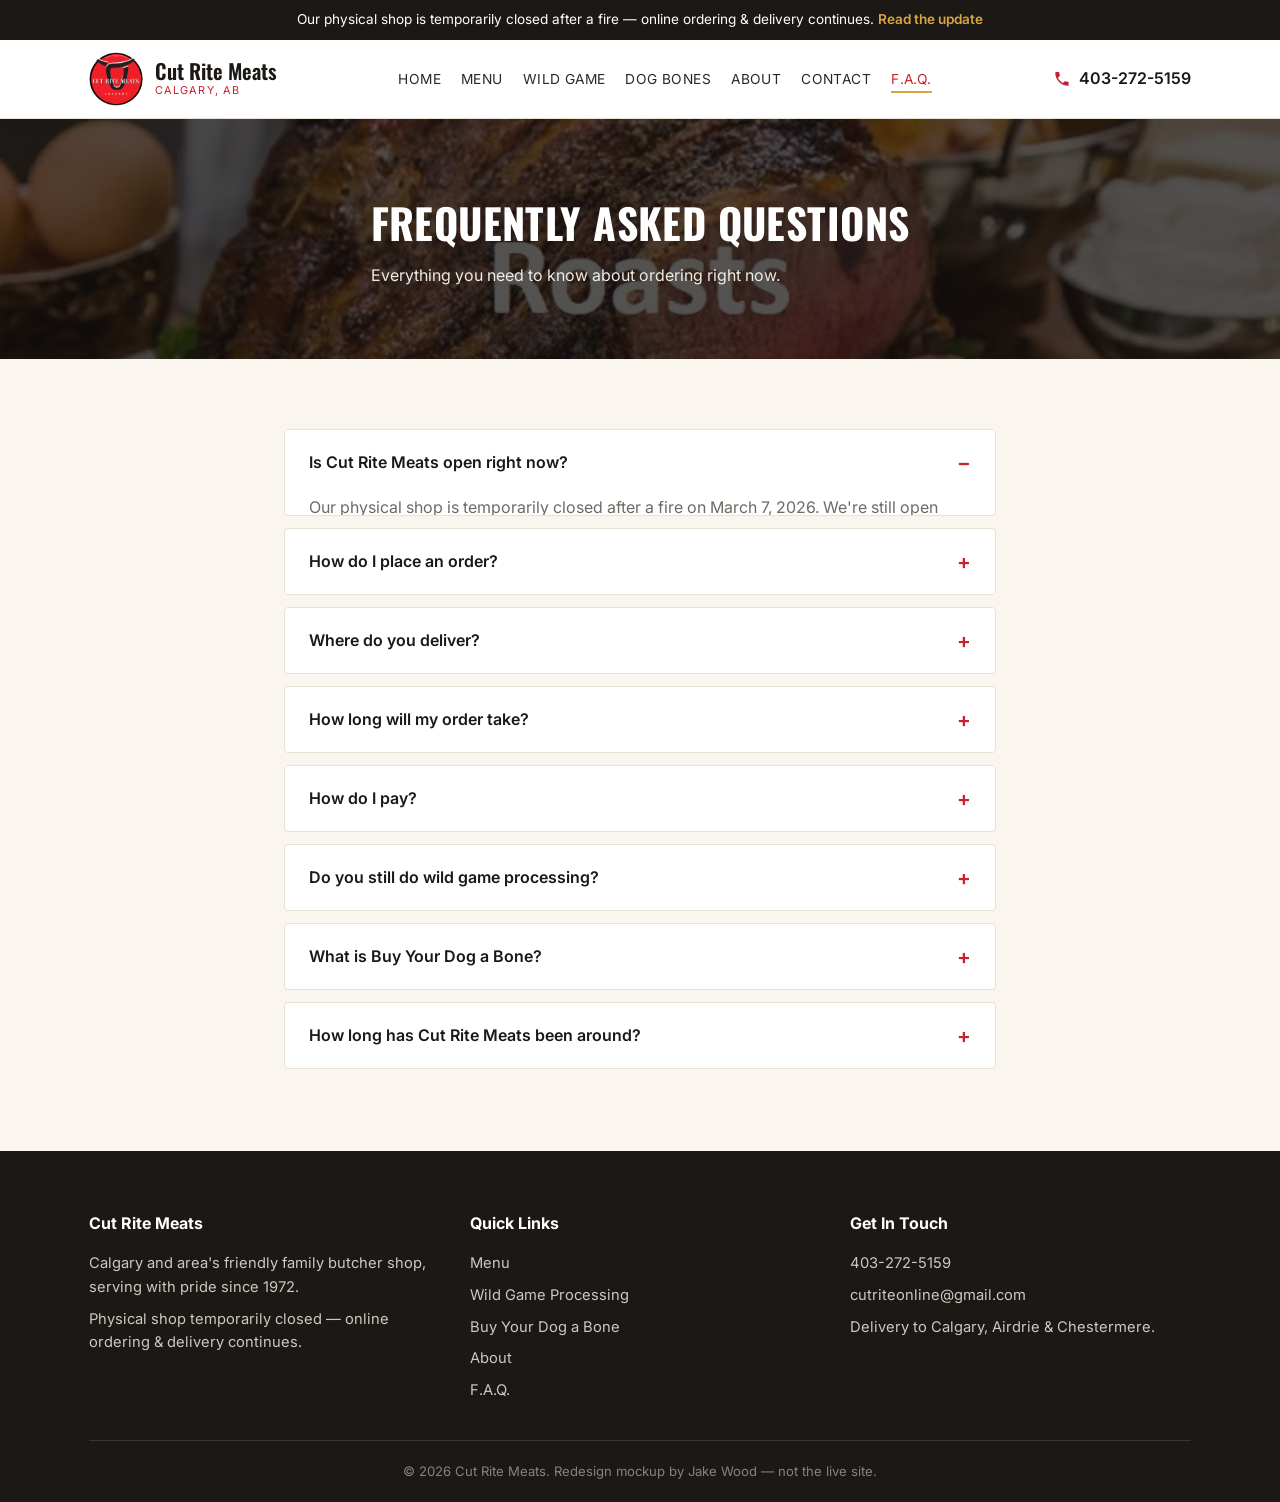
<file: faq.html>
<!DOCTYPE html>
<html lang="en">
<head>
<meta charset="UTF-8">
<meta name="viewport" content="width=device-width, initial-scale=1.0">
<title>F.A.Q. | Cut Rite Meats</title>
<meta name="description" content="Answers to common questions about ordering, delivery, and pickup from Cut Rite Meats in Calgary.">
<link rel="preconnect" href="https://fonts.googleapis.com">
<link href="https://fonts.googleapis.com/css2?family=Oswald:wght@500;600;700&family=Inter:wght@400;500;600&display=swap" rel="stylesheet">
<link rel="stylesheet" href="style.css">
</head>
<body>

<header>
  <div class="notice-bar">
    Our physical shop is temporarily closed after a fire &mdash; online ordering &amp; delivery continues. <a href="index.html#notice">Read the update</a>
  </div>
  <div class="header-inner">
    <a href="index.html" class="brand">
      <img src="images/logo.png" alt="Cut Rite Meats logo">
      <div class="brand-text">
        <span class="name">Cut Rite Meats</span>
        <span class="tagline">Calgary, AB</span>
      </div>
    </a>
    <nav>
      <ul>
        <li><a href="index.html">Home</a></li>
        <li><a href="menu.html">Menu</a></li>
        <li><a href="wild-game.html">Wild Game</a></li>
        <li><a href="dog-a-bone.html">Dog Bones</a></li>
        <li><a href="about.html">About</a></li>
        <li><a href="contact.html">Contact</a></li>
        <li><a href="faq.html" class="active">F.A.Q.</a></li>
      </ul>
    </nav>
    <div class="header-right">
      <a href="tel:4032725159" class="header-phone">
        <svg viewBox="0 0 24 24"><path d="M6.6 10.8c1.4 2.8 3.7 5.1 6.6 6.6l2.2-2.2c.3-.3.7-.4 1-.2 1.1.4 2.3.6 3.5.6.6 0 1 .4 1 1V20c0 .6-.4 1-1 1C10.9 21 3 13.1 3 3.5c0-.6.4-1 1-1h3.5c.6 0 1 .4 1 1 0 1.2.2 2.4.6 3.5.1.4 0 .8-.2 1L6.6 10.8z"/></svg>
        <span>403-272-5159</span>
      </a>
      <button class="nav-toggle" aria-label="Toggle menu">&#9776;</button>
    </div>
  </div>
</header>

<section class="page-banner" style="background-image:url('images/cat-roasts.jpg');">
  <div class="page-banner-content">
    <h1>Frequently Asked Questions</h1>
    <p>Everything you need to know about ordering right now.</p>
  </div>
</section>

<section>
  <div class="container" style="max-width:760px;">

    <div class="faq-item open">
      <button class="faq-question">Is Cut Rite Meats open right now?</button>
      <div class="faq-answer"><p>Our physical shop is temporarily closed after a fire on March 7, 2026. We're still open online &mdash; you can order by phone, email, or through our menu pages, and we'll deliver or arrange pickup.</p></div>
    </div>

    <div class="faq-item">
      <button class="faq-question">How do I place an order?</button>
      <div class="faq-answer"><p>Call 403-272-5159 or email cutriteonline@gmail.com with what you're looking for, and we'll confirm pricing, payment, and delivery timing with you directly.</p></div>
    </div>

    <div class="faq-item">
      <button class="faq-question">Where do you deliver?</button>
      <div class="faq-answer"><p>We deliver to Calgary, Airdrie, and Chestermere. If you're outside that area, call us before placing your order &mdash; we can sometimes arrange courier shipping across Canada for an extra fee.</p></div>
    </div>

    <div class="faq-item">
      <button class="faq-question">How long will my order take?</button>
      <div class="faq-answer"><p>Please allow about 7 days for online orders while our shop rebuilds. Larger orders (like a whole cow or pig) may take longer. We don't deliver on Sundays or statutory holidays.</p></div>
    </div>

    <div class="faq-item">
      <button class="faq-question">How do I pay?</button>
      <div class="faq-answer"><p>Payment is taken by credit card at the time of ordering. We'll walk you through it when you call or email.</p></div>
    </div>

    <div class="faq-item">
      <button class="faq-question">Do you still do wild game processing?</button>
      <div class="faq-answer"><p>Yes &mdash; wild game processing continues at $1.50/lb for custom cutting &amp; wrapping. Text our after-hours line at 403-999-7172 to arrange a drop-off. See our <a href="wild-game.html" style="color:var(--red-dark); font-weight:600;">Wild Game Processing page</a> for details.</p></div>
    </div>

    <div class="faq-item">
      <button class="faq-question">What is Buy Your Dog a Bone?</button>
      <div class="faq-answer"><p>It's our own sister brand &mdash; real meat treats, bones, and raw diet options for dogs, made from the same meat we sell in the shop. See <a href="dog-a-bone.html" style="color:var(--red-dark); font-weight:600;">our Dog Bones page</a> or visit buyyourdogabone.com.</p></div>
    </div>

    <div class="faq-item">
      <button class="faq-question">How long has Cut Rite Meats been around?</button>
      <div class="faq-answer"><p>Since 1972. Founded by Svend Nielsen and now run by his grandson, Jim "Jimmy the Butcher" Jackson. Read our <a href="about.html" style="color:var(--red-dark); font-weight:600;">full story</a>.</p></div>
    </div>

  </div>
</section>

<footer>
  <div class="container">
    <div class="footer-grid">
      <div>
        <h4>Cut Rite Meats</h4>
        <p>Calgary and area's friendly family butcher shop, serving with pride since 1972.</p>
        <p>Physical shop temporarily closed &mdash; online ordering &amp; delivery continues.</p>
      </div>
      <div>
        <h4>Quick Links</h4>
        <ul>
          <li><a href="menu.html">Menu</a></li>
          <li><a href="wild-game.html">Wild Game Processing</a></li>
          <li><a href="dog-a-bone.html">Buy Your Dog a Bone</a></li>
          <li><a href="about.html">About</a></li>
          <li><a href="faq.html">F.A.Q.</a></li>
        </ul>
      </div>
      <div>
        <h4>Get In Touch</h4>
        <p><a href="tel:4032725159">403-272-5159</a></p>
        <p><a href="mailto:cutriteonline@gmail.com">cutriteonline@gmail.com</a></p>
        <p>Delivery to Calgary, Airdrie &amp; Chestermere.</p>
      </div>
    </div>
    <div class="footer-bottom">&copy; 2026 Cut Rite Meats. Redesign mockup by Jake Wood &mdash; not the live site.</div>
  </div>
</footer>

<a href="tel:4032725159" class="mobile-call">Call 403-272-5159</a>

<script src="script.js"></script>
</body>
</html>
</file>
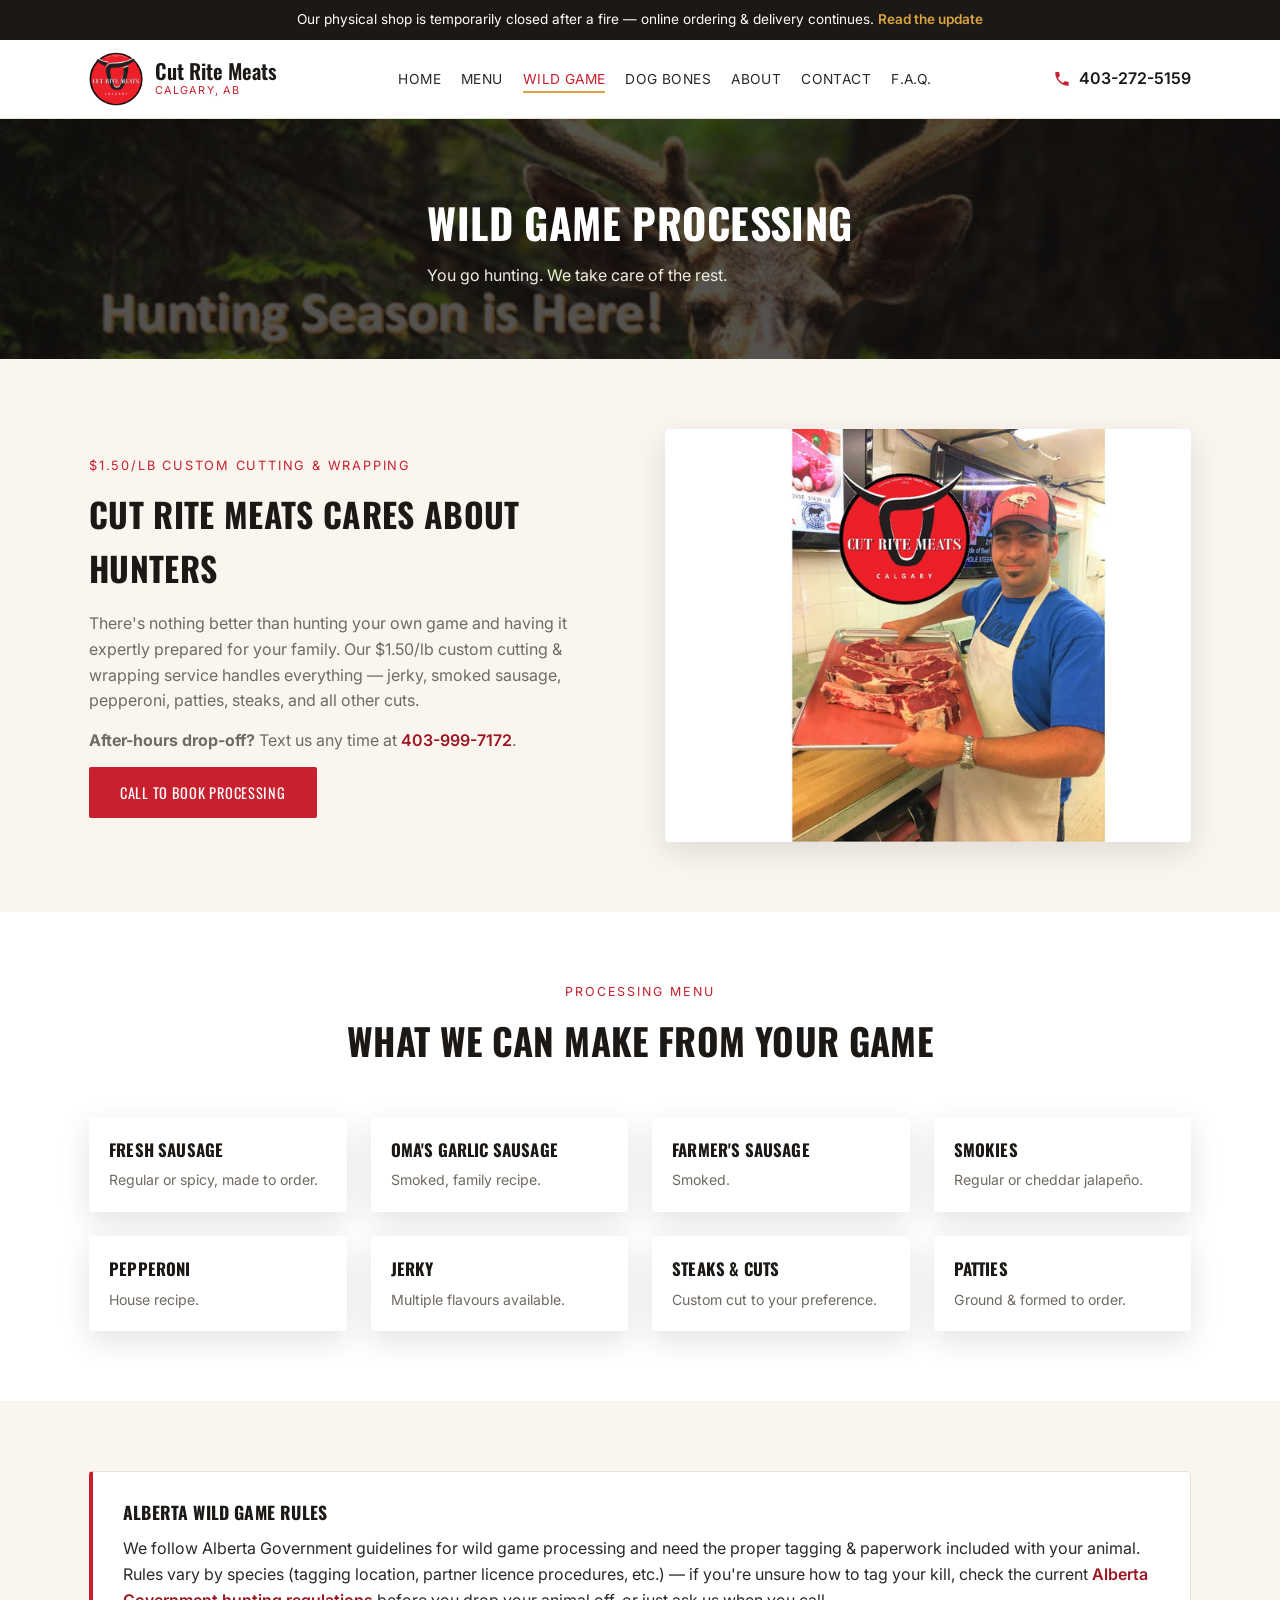
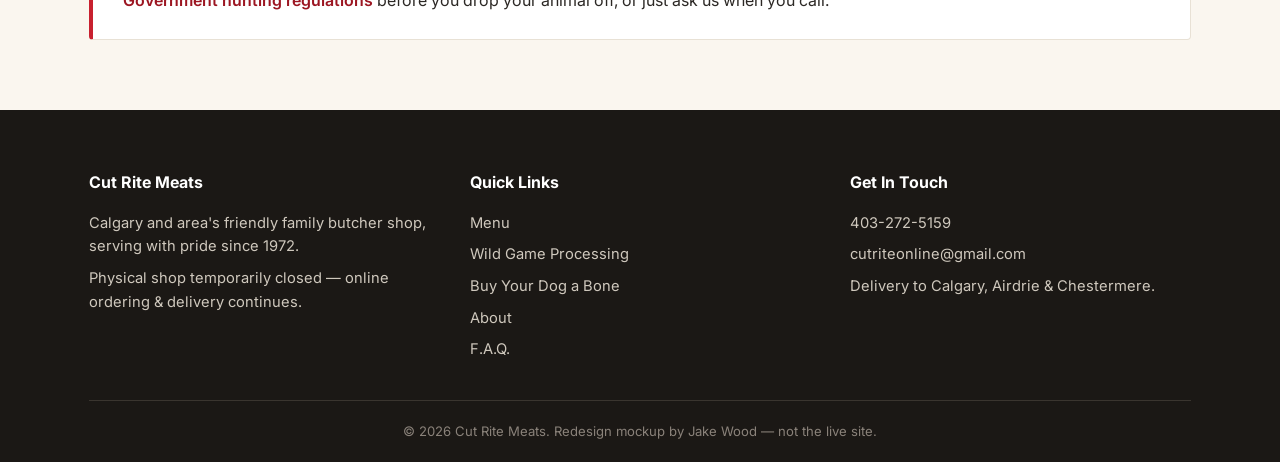
<file: wild-game.html>
<!DOCTYPE html>
<html lang="en">
<head>
<meta charset="UTF-8">
<meta name="viewport" content="width=device-width, initial-scale=1.0">
<title>Wild Game Processing | Cut Rite Meats</title>
<meta name="description" content="Cut Rite Meats offers $1.50/lb custom wild game cutting and wrapping for Calgary-area hunters. Jerky, sausage, pepperoni &amp; more.">
<link rel="preconnect" href="https://fonts.googleapis.com">
<link href="https://fonts.googleapis.com/css2?family=Oswald:wght@500;600;700&family=Inter:wght@400;500;600&display=swap" rel="stylesheet">
<link rel="stylesheet" href="style.css">
</head>
<body>

<header>
  <div class="notice-bar">
    Our physical shop is temporarily closed after a fire &mdash; online ordering &amp; delivery continues. <a href="index.html#notice">Read the update</a>
  </div>
  <div class="header-inner">
    <a href="index.html" class="brand">
      <img src="images/logo.png" alt="Cut Rite Meats logo">
      <div class="brand-text">
        <span class="name">Cut Rite Meats</span>
        <span class="tagline">Calgary, AB</span>
      </div>
    </a>
    <nav>
      <ul>
        <li><a href="index.html">Home</a></li>
        <li><a href="menu.html">Menu</a></li>
        <li><a href="wild-game.html" class="active">Wild Game</a></li>
        <li><a href="dog-a-bone.html">Dog Bones</a></li>
        <li><a href="about.html">About</a></li>
        <li><a href="contact.html">Contact</a></li>
        <li><a href="faq.html">F.A.Q.</a></li>
      </ul>
    </nav>
    <div class="header-right">
      <a href="tel:4032725159" class="header-phone">
        <svg viewBox="0 0 24 24"><path d="M6.6 10.8c1.4 2.8 3.7 5.1 6.6 6.6l2.2-2.2c.3-.3.7-.4 1-.2 1.1.4 2.3.6 3.5.6.6 0 1 .4 1 1V20c0 .6-.4 1-1 1C10.9 21 3 13.1 3 3.5c0-.6.4-1 1-1h3.5c.6 0 1 .4 1 1 0 1.2.2 2.4.6 3.5.1.4 0 .8-.2 1L6.6 10.8z"/></svg>
        <span>403-272-5159</span>
      </a>
      <button class="nav-toggle" aria-label="Toggle menu">&#9776;</button>
    </div>
  </div>
</header>

<section class="page-banner" style="background-image:url('images/cat-hunting.jpg');">
  <div class="page-banner-content">
    <h1>Wild Game Processing</h1>
    <p>You go hunting. We take care of the rest.</p>
  </div>
</section>

<section>
  <div class="container">
    <div class="split">
      <div>
        <span class="eyebrow" style="color:var(--red); text-transform:uppercase; letter-spacing:0.14em; font-size:0.8rem;">$1.50/lb Custom Cutting &amp; Wrapping</span>
        <h2>Cut Rite Meats cares about hunters</h2>
        <p>There's nothing better than hunting your own game and having it expertly prepared for your family. Our $1.50/lb custom cutting &amp; wrapping service handles everything &mdash; jerky, smoked sausage, pepperoni, patties, steaks, and all other cuts.</p>
        <p><strong>After-hours drop-off?</strong> Text us any time at <a href="sms:14039997172" style="color:var(--red-dark); font-weight:600;">403-999-7172</a>.</p>
        <a href="tel:4032725159" class="btn btn-primary">Call to Book Processing</a>
      </div>
      <img src="images/cat-tomahawk.jpg" alt="Jimmy the butcher preparing game meat">
    </div>
  </div>
</section>

<section class="section-alt">
  <div class="container">
    <div class="section-head">
      <span class="eyebrow">Processing Menu</span>
      <h2>What we can make from your game</h2>
    </div>
    <div class="card-grid">
      <div class="card"><div class="card-body"><h3>Fresh Sausage</h3><p>Regular or spicy, made to order.</p></div></div>
      <div class="card"><div class="card-body"><h3>Oma's Garlic Sausage</h3><p>Smoked, family recipe.</p></div></div>
      <div class="card"><div class="card-body"><h3>Farmer's Sausage</h3><p>Smoked.</p></div></div>
      <div class="card"><div class="card-body"><h3>Smokies</h3><p>Regular or cheddar jalape&ntilde;o.</p></div></div>
      <div class="card"><div class="card-body"><h3>Pepperoni</h3><p>House recipe.</p></div></div>
      <div class="card"><div class="card-body"><h3>Jerky</h3><p>Multiple flavours available.</p></div></div>
      <div class="card"><div class="card-body"><h3>Steaks &amp; Cuts</h3><p>Custom cut to your preference.</p></div></div>
      <div class="card"><div class="card-body"><h3>Patties</h3><p>Ground &amp; formed to order.</p></div></div>
    </div>
  </div>
</section>

<section>
  <div class="container">
    <div class="callout">
      <h3>Alberta Wild Game Rules</h3>
      <p>We follow Alberta Government guidelines for wild game processing and need the proper tagging &amp; paperwork included with your animal. Rules vary by species (tagging location, partner licence procedures, etc.) &mdash; if you're unsure how to tag your kill, check the current <a href="https://www.alberta.ca/hunting-overview" style="color:var(--red-dark); font-weight:600;">Alberta Government hunting regulations</a> before you drop your animal off, or just ask us when you call.</p>
    </div>
  </div>
</section>

<footer>
  <div class="container">
    <div class="footer-grid">
      <div>
        <h4>Cut Rite Meats</h4>
        <p>Calgary and area's friendly family butcher shop, serving with pride since 1972.</p>
        <p>Physical shop temporarily closed &mdash; online ordering &amp; delivery continues.</p>
      </div>
      <div>
        <h4>Quick Links</h4>
        <ul>
          <li><a href="menu.html">Menu</a></li>
          <li><a href="wild-game.html">Wild Game Processing</a></li>
          <li><a href="dog-a-bone.html">Buy Your Dog a Bone</a></li>
          <li><a href="about.html">About</a></li>
          <li><a href="faq.html">F.A.Q.</a></li>
        </ul>
      </div>
      <div>
        <h4>Get In Touch</h4>
        <p><a href="tel:4032725159">403-272-5159</a></p>
        <p><a href="mailto:cutriteonline@gmail.com">cutriteonline@gmail.com</a></p>
        <p>Delivery to Calgary, Airdrie &amp; Chestermere.</p>
      </div>
    </div>
    <div class="footer-bottom">&copy; 2026 Cut Rite Meats. Redesign mockup by Jake Wood &mdash; not the live site.</div>
  </div>
</footer>

<a href="tel:4032725159" class="mobile-call">Call 403-272-5159</a>

<script src="script.js"></script>
</body>
</html>
</file>
<file: style.css>
/* Cut Rite Meats — redesign mockup */

:root {
  --black: #1b1815;
  --charcoal: #2c2825;
  --cream: #faf6ef;
  --white: #ffffff;
  --red: #c8202f;
  --red-dark: #9c1622;
  --gold: #d9a441;
  --gray: #6f6a63;
  --line: #e8e1d5;
  --shadow: 0 10px 30px rgba(27, 24, 21, 0.12);
}

* { margin: 0; padding: 0; box-sizing: border-box; }

body {
  font-family: 'Inter', 'Segoe UI', sans-serif;
  color: var(--charcoal);
  background: var(--cream);
  line-height: 1.6;
}

h1, h2, h3, .logo-text {
  font-family: 'Oswald', 'Segoe UI', sans-serif;
  text-transform: uppercase;
  letter-spacing: 0.01em;
}

a { color: inherit; text-decoration: none; }
img { max-width: 100%; display: block; }
ul { list-style: none; }

.container {
  max-width: 1150px;
  margin: 0 auto;
  padding: 0 24px;
}

/* Header */
header {
  background: var(--white);
  border-bottom: 1px solid var(--line);
  position: sticky;
  top: 0;
  z-index: 100;
}

.notice-bar {
  background: var(--black);
  color: var(--white);
  text-align: center;
  font-size: 0.85rem;
  padding: 9px 20px;
}
.notice-bar a { color: var(--gold); font-weight: 600; }

.header-inner {
  display: flex;
  align-items: center;
  justify-content: space-between;
  padding: 12px 24px;
  max-width: 1150px;
  margin: 0 auto;
  gap: 24px;
}

.brand {
  display: flex;
  align-items: center;
  gap: 12px;
}

.brand img {
  height: 54px;
  width: 54px;
  object-fit: cover;
  border-radius: 50%;
}

.brand-text {
  display: flex;
  flex-direction: column;
  line-height: 1.1;
}

.brand-text .name {
  font-family: 'Oswald', serif;
  font-size: 1.3rem;
  color: var(--black);
  font-weight: 600;
}

.brand-text .tagline {
  font-size: 0.68rem;
  letter-spacing: 0.1em;
  text-transform: uppercase;
  color: var(--red);
  margin-top: 2px;
}

nav {
  display: flex;
  align-items: center;
  justify-content: center;
  flex: 1;
}

nav ul {
  display: flex;
  gap: 20px;
  flex-wrap: wrap;
  justify-content: center;
}

.header-right {
  display: flex;
  align-items: center;
  gap: 20px;
}

nav a {
  font-size: 0.86rem;
  text-transform: uppercase;
  letter-spacing: 0.03em;
  color: var(--charcoal);
  padding-bottom: 4px;
  border-bottom: 2px solid transparent;
  transition: border-color 0.2s, color 0.2s;
  white-space: nowrap;
}

nav a:hover, nav a.active {
  color: var(--red);
  border-bottom-color: var(--gold);
}

.header-phone {
  display: flex;
  align-items: center;
  gap: 8px;
  font-weight: 600;
  color: var(--black);
  white-space: nowrap;
}

.header-phone svg { width: 18px; height: 18px; fill: var(--red); }

.nav-toggle {
  display: none;
  background: none;
  border: none;
  font-size: 1.6rem;
  cursor: pointer;
  color: var(--black);
}

/* Buttons */
.btn {
  display: inline-block;
  padding: 13px 30px;
  border-radius: 2px;
  font-size: 0.9rem;
  letter-spacing: 0.05em;
  text-transform: uppercase;
  font-family: 'Oswald', sans-serif;
  transition: background 0.2s, color 0.2s, transform 0.15s;
  cursor: pointer;
  border: 1px solid transparent;
}

.btn-primary { background: var(--red); color: var(--white); }
.btn-primary:hover { background: var(--red-dark); transform: translateY(-1px); }

.btn-outline { background: transparent; color: var(--white); border-color: var(--white); }
.btn-outline:hover { background: var(--white); color: var(--black); }

.btn-dark { background: var(--black); color: var(--white); }
.btn-dark:hover { background: var(--red-dark); }

/* Hero */
.hero {
  position: relative;
  min-height: 520px;
  display: flex;
  align-items: center;
  background-size: cover;
  background-position: center;
  color: var(--white);
}

.hero::before {
  content: "";
  position: absolute;
  inset: 0;
  background: linear-gradient(100deg, rgba(20,17,16,0.85) 0%, rgba(20,17,16,0.6) 55%, rgba(20,17,16,0.35) 100%);
}

.hero-content {
  position: relative;
  z-index: 2;
  max-width: 620px;
  padding: 0 24px;
}

.hero .eyebrow {
  text-transform: uppercase;
  letter-spacing: 0.18em;
  font-size: 0.8rem;
  color: var(--gold);
  margin-bottom: 14px;
  display: block;
}

.hero h1 { font-size: clamp(2.2rem, 4.6vw, 3.4rem); margin-bottom: 16px; line-height: 1.1; }
.hero p { font-size: 1.05rem; color: #f1ece3; margin-bottom: 26px; max-width: 520px; }
.hero .btn-row { display: flex; gap: 14px; flex-wrap: wrap; }

/* Page banner */
.page-banner {
  position: relative;
  min-height: 220px;
  display: flex;
  align-items: center;
  background-size: cover;
  background-position: center;
  color: var(--white);
}
.page-banner::before {
  content: "";
  position: absolute;
  inset: 0;
  background: rgba(20,17,16,0.72);
}
.page-banner-content { position: relative; z-index: 2; max-width: 1150px; margin: 0 auto; padding: 0 24px; }
.page-banner h1 { font-size: clamp(1.9rem, 3.8vw, 2.6rem); margin-bottom: 8px; }
.page-banner p { color: #f1ece3; }

/* Stats row */
.stats-wrap { padding: 40px 0; }
.stats-row {
  display: flex;
  justify-content: center;
  background: var(--white);
  border: 1px solid var(--line);
  border-radius: 8px;
  box-shadow: var(--shadow);
}
.stat {
  flex: 1;
  max-width: 240px;
  text-align: center;
  padding: 30px 18px;
  border-left: 1px solid var(--line);
  margin: 0 auto;
}
.stat:first-child { border-left: none; }
.stat svg { width: 28px; height: 28px; fill: var(--red); margin-bottom: 10px; }
.stat .stat-label { text-transform: uppercase; letter-spacing: 0.1em; font-size: 0.75rem; color: var(--gray); }

/* Section head */
.section-head { text-align: center; max-width: 660px; margin: 0 auto 46px; }
.section-head .eyebrow {
  text-transform: uppercase;
  letter-spacing: 0.16em;
  font-size: 0.78rem;
  color: var(--red);
  display: block;
  margin-bottom: 10px;
}
.section-head h2 { font-size: clamp(1.7rem, 3.2vw, 2.3rem); color: var(--black); }
.section-head p { margin-top: 14px; color: var(--gray); font-family: 'Inter', sans-serif; text-transform: none; letter-spacing: 0; }

section { padding: 70px 0; }
.section-alt { background: var(--white); }

/* Split */
.split {
  display: grid;
  grid-template-columns: 1fr 1fr;
  gap: 50px;
  align-items: center;
}
.split img { border-radius: 4px; box-shadow: var(--shadow); }
.split h2 { font-size: clamp(1.6rem, 3vw, 2.1rem); margin: 10px 0 16px; color: var(--black); }
.split p { color: var(--gray); margin-bottom: 14px; font-family: 'Inter', sans-serif; }

/* Card grid (menu categories) */
.card-grid {
  display: grid;
  grid-template-columns: repeat(4, 1fr);
  gap: 24px;
}
.card {
  background: var(--white);
  border-radius: 4px;
  overflow: hidden;
  box-shadow: var(--shadow);
  transition: transform 0.2s;
}
.card:hover { transform: translateY(-4px); }
.card img { height: 170px; object-fit: cover; width: 100%; }
.card-body { padding: 20px; }
.card-body h3 { font-size: 1.05rem; color: var(--black); margin-bottom: 6px; }
.card-body p { color: var(--gray); font-size: 0.88rem; font-family: 'Inter', sans-serif; text-transform: none; letter-spacing: 0; }

/* Testimonial */
.testimonial-grid {
  display: grid;
  grid-template-columns: repeat(3, 1fr);
  gap: 26px;
}
.testimonial-card {
  background: var(--white);
  border: 1px solid var(--line);
  border-radius: 4px;
  padding: 28px;
}
.testimonial-card .stars { color: var(--gold); margin-bottom: 12px; }
.testimonial-card p { color: var(--charcoal); font-size: 0.92rem; margin-bottom: 14px; }
.testimonial-card cite {
  font-style: normal;
  font-weight: 600;
  color: var(--gray);
  font-size: 0.82rem;
  text-transform: uppercase;
  letter-spacing: 0.06em;
}

/* Notice / callout box */
.callout {
  background: var(--white);
  border: 1px solid var(--line);
  border-left: 4px solid var(--red);
  border-radius: 4px;
  padding: 26px 30px;
}
.callout h3 { color: var(--black); margin-bottom: 10px; font-size: 1.1rem; }
.callout p { color: var(--charcoal); font-family: 'Inter', sans-serif; text-transform: none; letter-spacing: 0; }

/* FAQ accordion */
.faq-item {
  background: var(--white);
  border: 1px solid var(--line);
  border-radius: 4px;
  margin-bottom: 12px;
  overflow: hidden;
}
.faq-question {
  width: 100%;
  text-align: left;
  padding: 20px 24px;
  background: none;
  border: none;
  font-size: 1rem;
  font-weight: 600;
  color: var(--black);
  cursor: pointer;
  display: flex;
  justify-content: space-between;
  align-items: center;
  font-family: 'Inter', sans-serif;
}
.faq-question::after { content: "+"; font-size: 1.3rem; color: var(--red); }
.faq-item.open .faq-question::after { content: "\2212"; }
.faq-answer {
  max-height: 0;
  overflow: hidden;
  transition: max-height 0.25s ease;
  padding: 0 24px;
  color: var(--gray);
}
.faq-item.open .faq-answer { padding: 0 24px 20px; }

/* Footer */
footer { background: var(--black); color: #cfc8bd; padding: 60px 0 20px; }
.footer-grid { display: grid; grid-template-columns: 1fr 1fr 1fr; gap: 40px; padding-bottom: 30px; }
footer h4 { color: var(--white); font-size: 1rem; margin-bottom: 16px; }
footer p { margin-bottom: 8px; font-size: 0.92rem; }
footer a:hover { color: var(--gold); }
footer ul li { margin-bottom: 8px; font-size: 0.92rem; }
.footer-bottom {
  border-top: 1px solid #3a352f;
  padding-top: 20px;
  text-align: center;
  font-size: 0.82rem;
  color: #8a827a;
}

.mobile-call {
  display: none;
  position: fixed;
  bottom: 0; left: 0; right: 0;
  background: var(--red);
  color: var(--white);
  text-align: center;
  padding: 14px;
  font-family: 'Oswald', sans-serif;
  letter-spacing: 0.05em;
  text-transform: uppercase;
  z-index: 200;
}

/* Responsive */
@media (max-width: 880px) {
  nav ul {
    display: none;
    position: absolute;
    top: 100%;
    left: 0;
    right: 0;
    background: var(--white);
    flex-direction: column;
    gap: 0;
    border-top: 1px solid var(--line);
    box-shadow: var(--shadow);
  }
  nav ul.open-mobile { display: flex; }
  nav ul li { border-bottom: 1px solid var(--line); }
  nav ul a { display: block; padding: 16px 24px; border-bottom: none; }
  .nav-toggle { display: block; }
  .header-phone span { display: none; }
  .split { grid-template-columns: 1fr; }
  .card-grid { grid-template-columns: 1fr 1fr; }
  .testimonial-grid { grid-template-columns: 1fr; }
  .stats-row { flex-wrap: wrap; }
  .stat { flex: 1 1 50%; max-width: none; border-left: none; border-top: 1px solid var(--line); }
  .stat:nth-child(odd) { border-right: 1px solid var(--line); }
  .footer-grid { grid-template-columns: 1fr; }
  .mobile-call { display: block; }
  body { padding-bottom: 50px; }
}

@media (max-width: 560px) {
  .card-grid { grid-template-columns: 1fr; }
}
</file>
